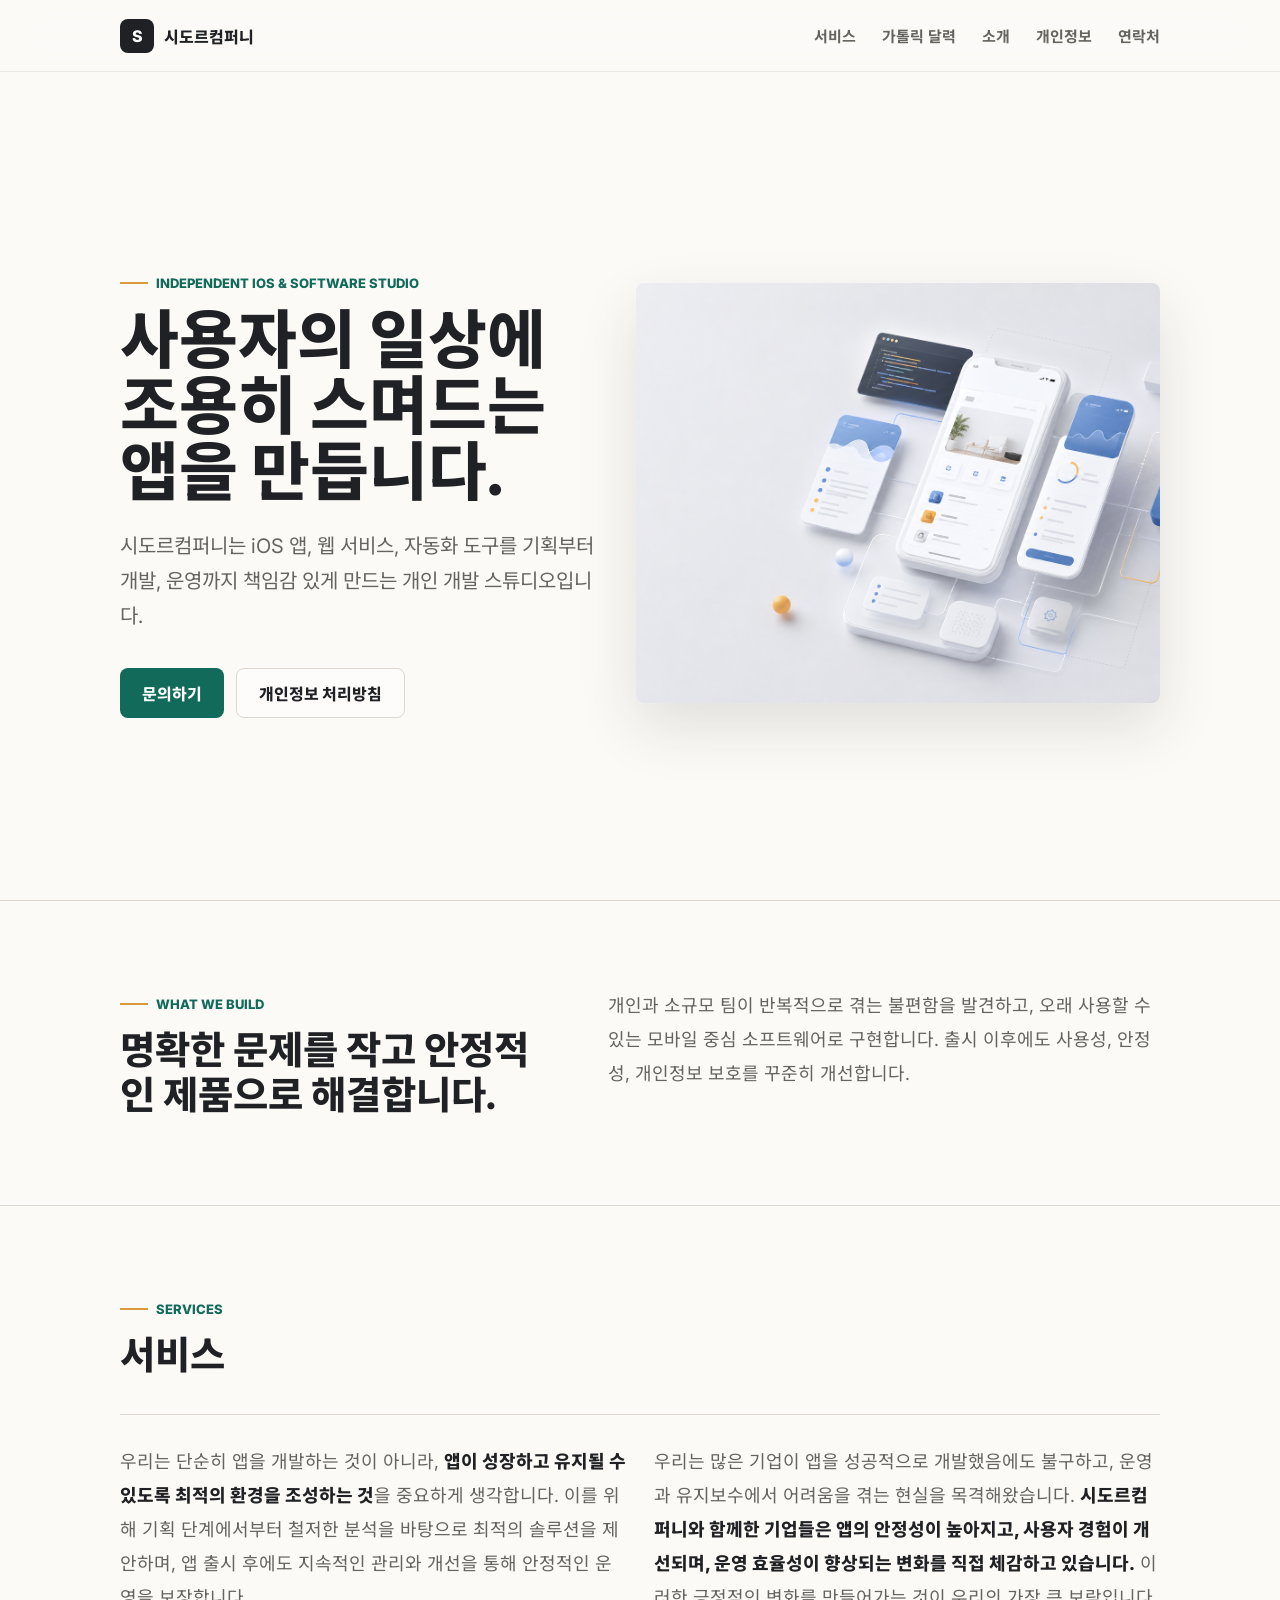
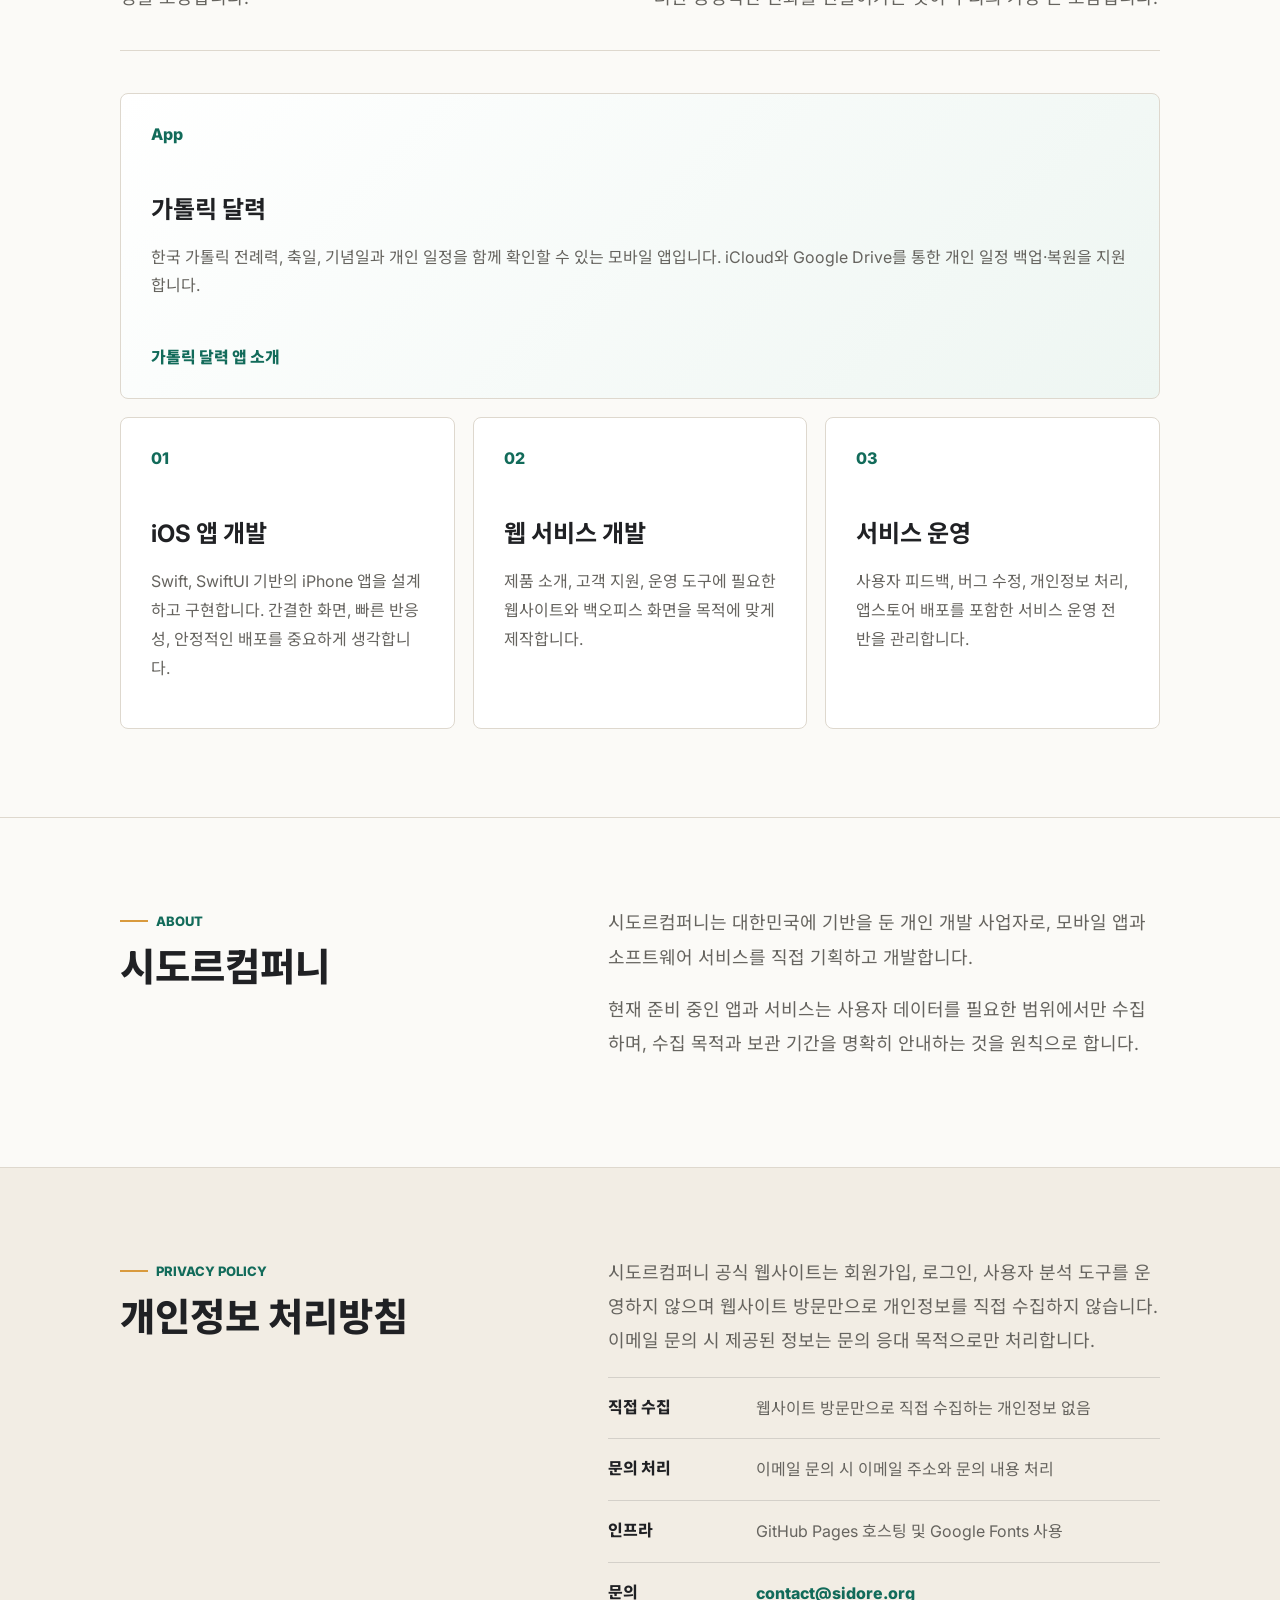
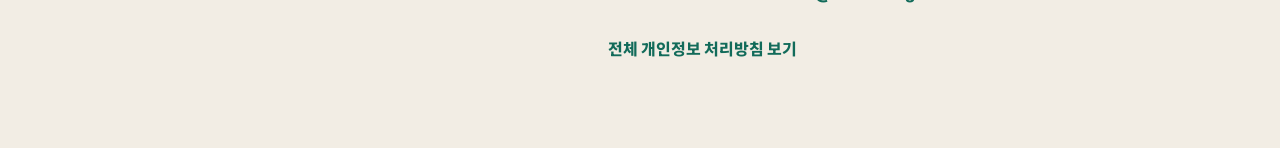
<file: index.html>
<!doctype html>
<html lang="ko">
  <head>
    <meta charset="utf-8">
    <meta name="viewport" content="width=device-width, initial-scale=1">
    <meta
      name="description"
      content="시도르컴퍼니는 iOS 앱과 소프트웨어 서비스를 기획, 개발, 운영하는 개인 개발 사업자입니다."
    >
    <meta property="og:type" content="website">
    <meta property="og:title" content="시도르컴퍼니 | iOS App & Software Studio">
    <meta
      property="og:description"
      content="시도르컴퍼니는 iOS 앱과 소프트웨어 서비스를 기획, 개발, 운영하는 개인 개발 스튜디오입니다."
    >
    <meta property="og:image" content="assets/hero-software.png">
    <meta name="theme-color" content="#f7f4ee">
    <title>시도르컴퍼니 | iOS App & Software Studio</title>
    <link rel="icon" href="favicon.svg" type="image/svg+xml">
    <link rel="preconnect" href="https://fonts.googleapis.com">
    <link rel="preconnect" href="https://fonts.gstatic.com" crossorigin>
    <link
      href="https://fonts.googleapis.com/css2?family=Inter:wght@500;600;700;800&family=Noto+Sans+KR:wght@400;500;700;800&display=swap"
      rel="stylesheet"
    >
    <link rel="stylesheet" href="styles.css">
  </head>
  <body>
    <header class="site-header">
      <a class="brand" href="#top" aria-label="시도르컴퍼니 홈">
        <span class="brand-mark">S</span>
        <span>시도르컴퍼니</span>
      </a>
      <nav class="site-nav" aria-label="주요 메뉴">
        <a href="#services">서비스</a>
        <a href="catholic-calendar.html">가톨릭 달력</a>
        <a href="#about">소개</a>
        <a href="privacy.html">개인정보</a>
        <a href="mailto:contact@sidore.org">연락처</a>
      </nav>
    </header>

    <main id="top">
      <section class="hero" aria-labelledby="hero-title">
        <div class="hero-copy">
          <p class="eyebrow">Independent iOS & Software Studio</p>
          <h1 id="hero-title">사용자의 일상에 조용히 스며드는 앱을 만듭니다.</h1>
          <p class="hero-text">
            시도르컴퍼니는 iOS 앱, 웹 서비스, 자동화 도구를 기획부터 개발,
            운영까지 책임감 있게 만드는 개인 개발 스튜디오입니다.
          </p>
          <div class="hero-actions">
            <a class="primary-action" href="mailto:contact@sidore.org">문의하기</a>
            <a class="secondary-action" href="privacy.html">개인정보 처리방침</a>
          </div>
        </div>
        <figure class="hero-visual">
          <img src="assets/hero-software.png" alt="모바일 앱 화면과 소프트웨어 개발 흐름을 표현한 시각 이미지">
        </figure>
      </section>

      <section class="section intro" aria-label="회사 핵심 정보">
        <div>
          <span class="section-kicker">What we build</span>
          <h2>명확한 문제를 작고 안정적인 제품으로 해결합니다.</h2>
        </div>
        <p>
          개인과 소규모 팀이 반복적으로 겪는 불편함을 발견하고, 오래 사용할 수
          있는 모바일 중심 소프트웨어로 구현합니다. 출시 이후에도 사용성,
          안정성, 개인정보 보호를 꾸준히 개선합니다.
        </p>
      </section>

      <section class="section service-grid" id="services" aria-labelledby="services-title">
        <div class="section-heading">
          <span class="section-kicker">Services</span>
          <h2 id="services-title">서비스</h2>
        </div>
        <div class="service-narrative">
          <p>
            우리는 단순히 앱을 개발하는 것이 아니라, <strong>앱이 성장하고
            유지될 수 있도록 최적의 환경을 조성하는 것</strong>을 중요하게
            생각합니다. 이를 위해 기획 단계에서부터 철저한 분석을 바탕으로
            최적의 솔루션을 제안하며, 앱 출시 후에도 지속적인 관리와 개선을
            통해 안정적인 운영을 보장합니다.
          </p>
          <p>
            우리는 많은 기업이 앱을 성공적으로 개발했음에도 불구하고, 운영과
            유지보수에서 어려움을 겪는 현실을 목격해왔습니다. <strong>시도르컴퍼니와
            함께한 기업들은 앱의 안정성이 높아지고, 사용자 경험이 개선되며,
            운영 효율성이 향상되는 변화를 직접 체감하고 있습니다.</strong> 이러한
            긍정적인 변화를 만들어가는 것이 우리의 가장 큰 보람입니다.
          </p>
        </div>
        <article class="service-card featured-service">
          <span class="card-index">App</span>
          <h3>가톨릭 달력</h3>
          <p>
            한국 가톨릭 전례력, 축일, 기념일과 개인 일정을 함께 확인할 수 있는
            모바일 앱입니다. iCloud와 Google Drive를 통한 개인 일정 백업·복원을
            지원합니다.
          </p>
          <a class="text-link" href="catholic-calendar.html">가톨릭 달력 앱 소개</a>
        </article>
        <article class="service-card">
          <span class="card-index">01</span>
          <h3>iOS 앱 개발</h3>
          <p>
            Swift, SwiftUI 기반의 iPhone 앱을 설계하고 구현합니다. 간결한 화면,
            빠른 반응성, 안정적인 배포를 중요하게 생각합니다.
          </p>
        </article>
        <article class="service-card">
          <span class="card-index">02</span>
          <h3>웹 서비스 개발</h3>
          <p>
            제품 소개, 고객 지원, 운영 도구에 필요한 웹사이트와 백오피스 화면을
            목적에 맞게 제작합니다.
          </p>
        </article>
        <article class="service-card">
          <span class="card-index">03</span>
          <h3>서비스 운영</h3>
          <p>
            사용자 피드백, 버그 수정, 개인정보 처리, 앱스토어 배포를 포함한
            서비스 운영 전반을 관리합니다.
          </p>
        </article>
      </section>

      <section class="section split" id="about" aria-labelledby="about-title">
        <div>
          <span class="section-kicker">About</span>
          <h2 id="about-title">시도르컴퍼니</h2>
        </div>
        <div class="body-copy">
          <p>
            시도르컴퍼니는 대한민국에 기반을 둔 개인 개발 사업자로, 모바일 앱과
            소프트웨어 서비스를 직접 기획하고 개발합니다.
          </p>
          <p>
            현재 준비 중인 앱과 서비스는 사용자 데이터를 필요한 범위에서만
            수집하며, 수집 목적과 보관 기간을 명확히 안내하는 것을 원칙으로
            합니다.
          </p>
        </div>
      </section>

      <section class="section split muted-band" id="privacy" aria-labelledby="privacy-title">
        <div>
          <span class="section-kicker">Privacy Policy</span>
          <h2 id="privacy-title">개인정보 처리방침</h2>
        </div>
        <div class="body-copy">
          <p>
            시도르컴퍼니 공식 웹사이트는 회원가입, 로그인, 사용자 분석 도구를
            운영하지 않으며 웹사이트 방문만으로 개인정보를 직접 수집하지 않습니다.
            이메일 문의 시 제공된 정보는 문의 응대 목적으로만 처리합니다.
          </p>
          <dl class="policy-list">
            <div>
              <dt>직접 수집</dt>
              <dd>웹사이트 방문만으로 직접 수집하는 개인정보 없음</dd>
            </div>
            <div>
              <dt>문의 처리</dt>
              <dd>이메일 문의 시 이메일 주소와 문의 내용 처리</dd>
            </div>
            <div>
              <dt>인프라</dt>
              <dd>GitHub Pages 호스팅 및 Google Fonts 사용</dd>
            </div>
            <div>
              <dt>문의</dt>
              <dd><a href="mailto:contact@sidore.org">contact@sidore.org</a></dd>
            </div>
          </dl>
          <a class="text-link" href="privacy.html">전체 개인정보 처리방침 보기</a>
        </div>
      </section>

    </main>

  </body>
</html>
</file>
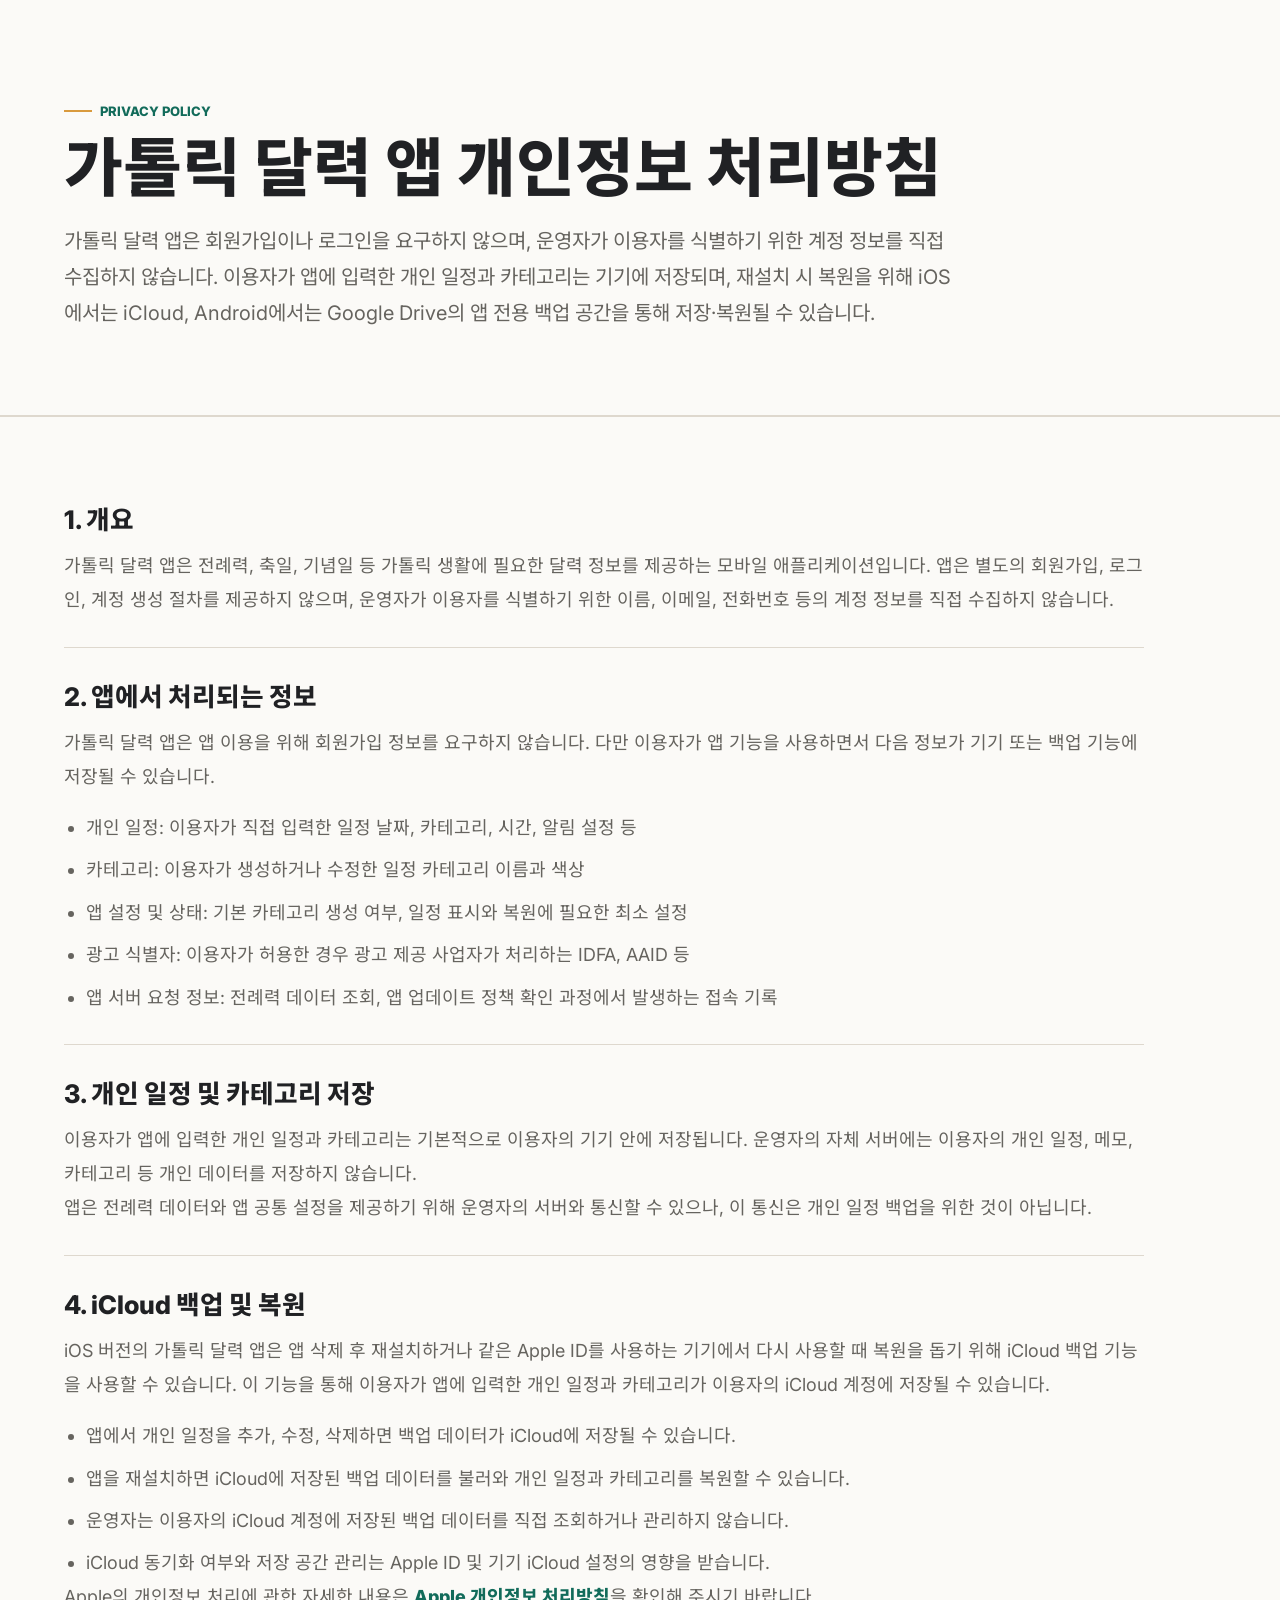
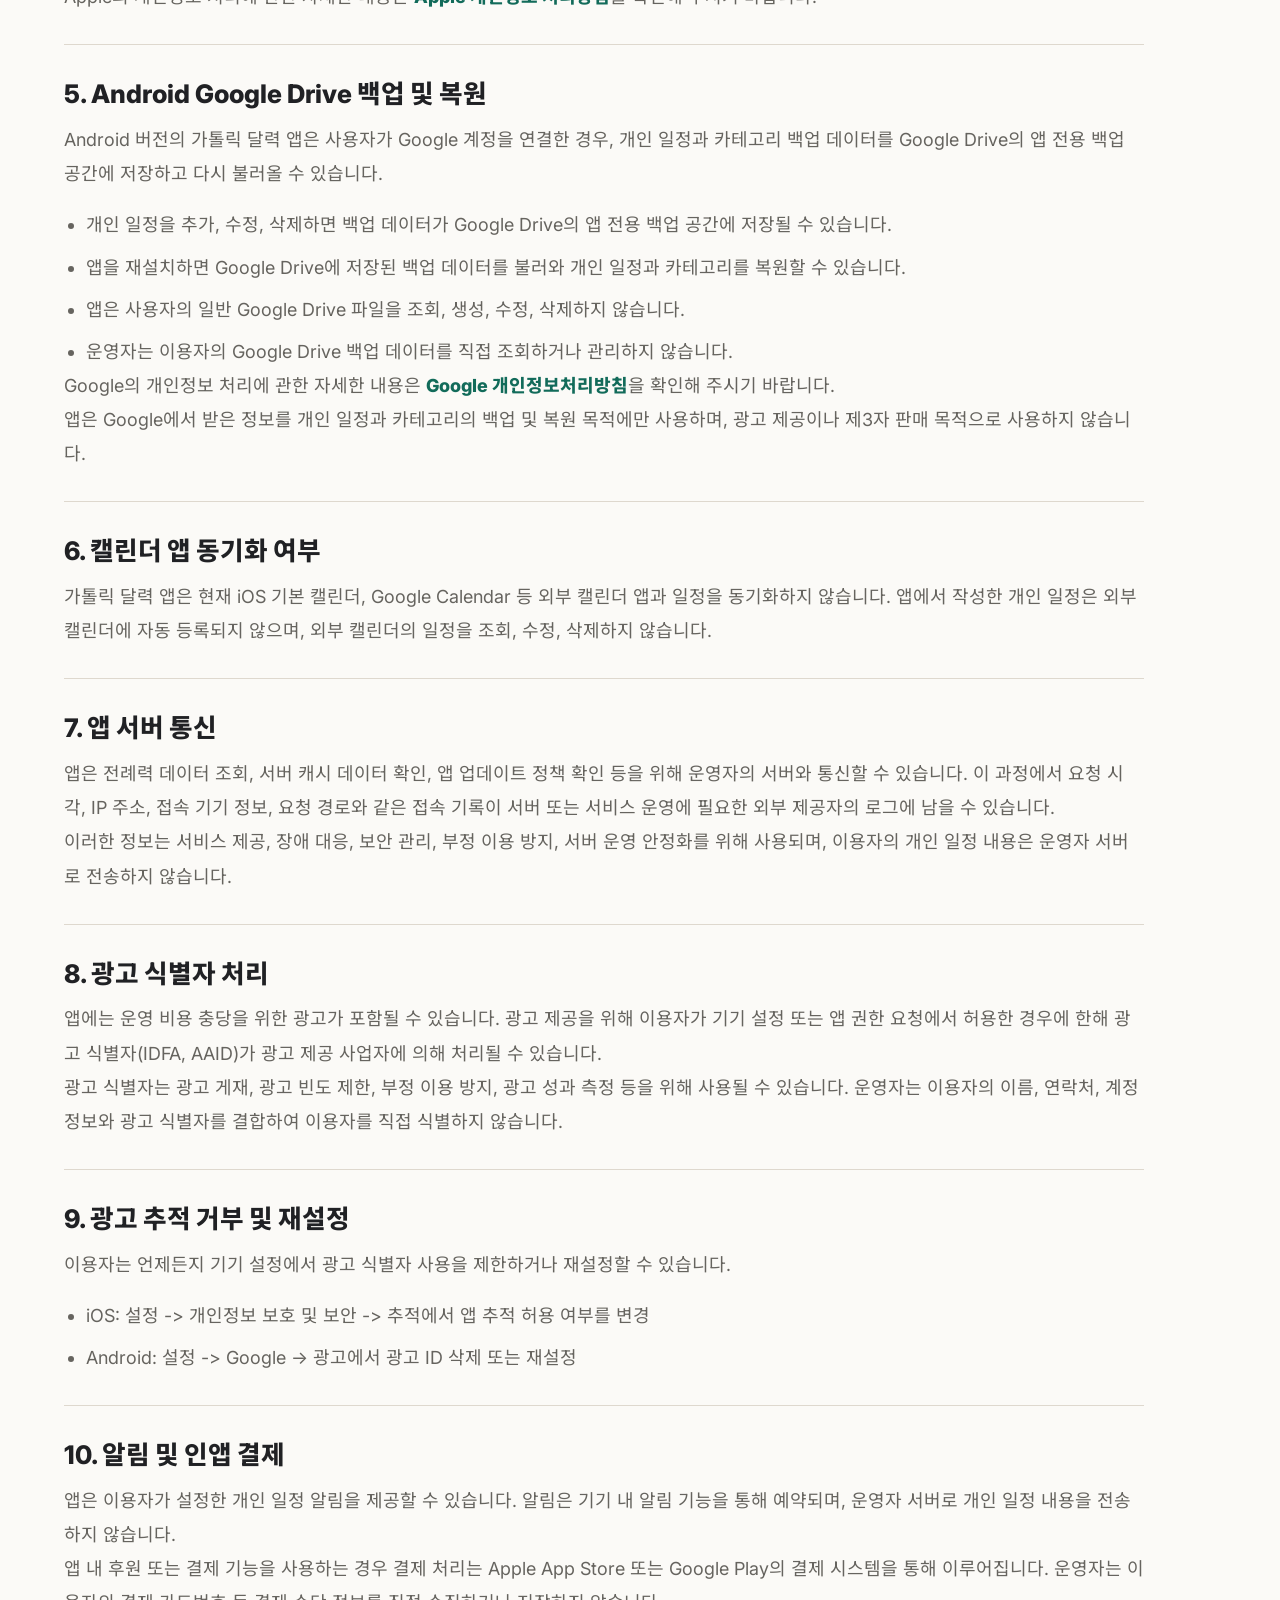
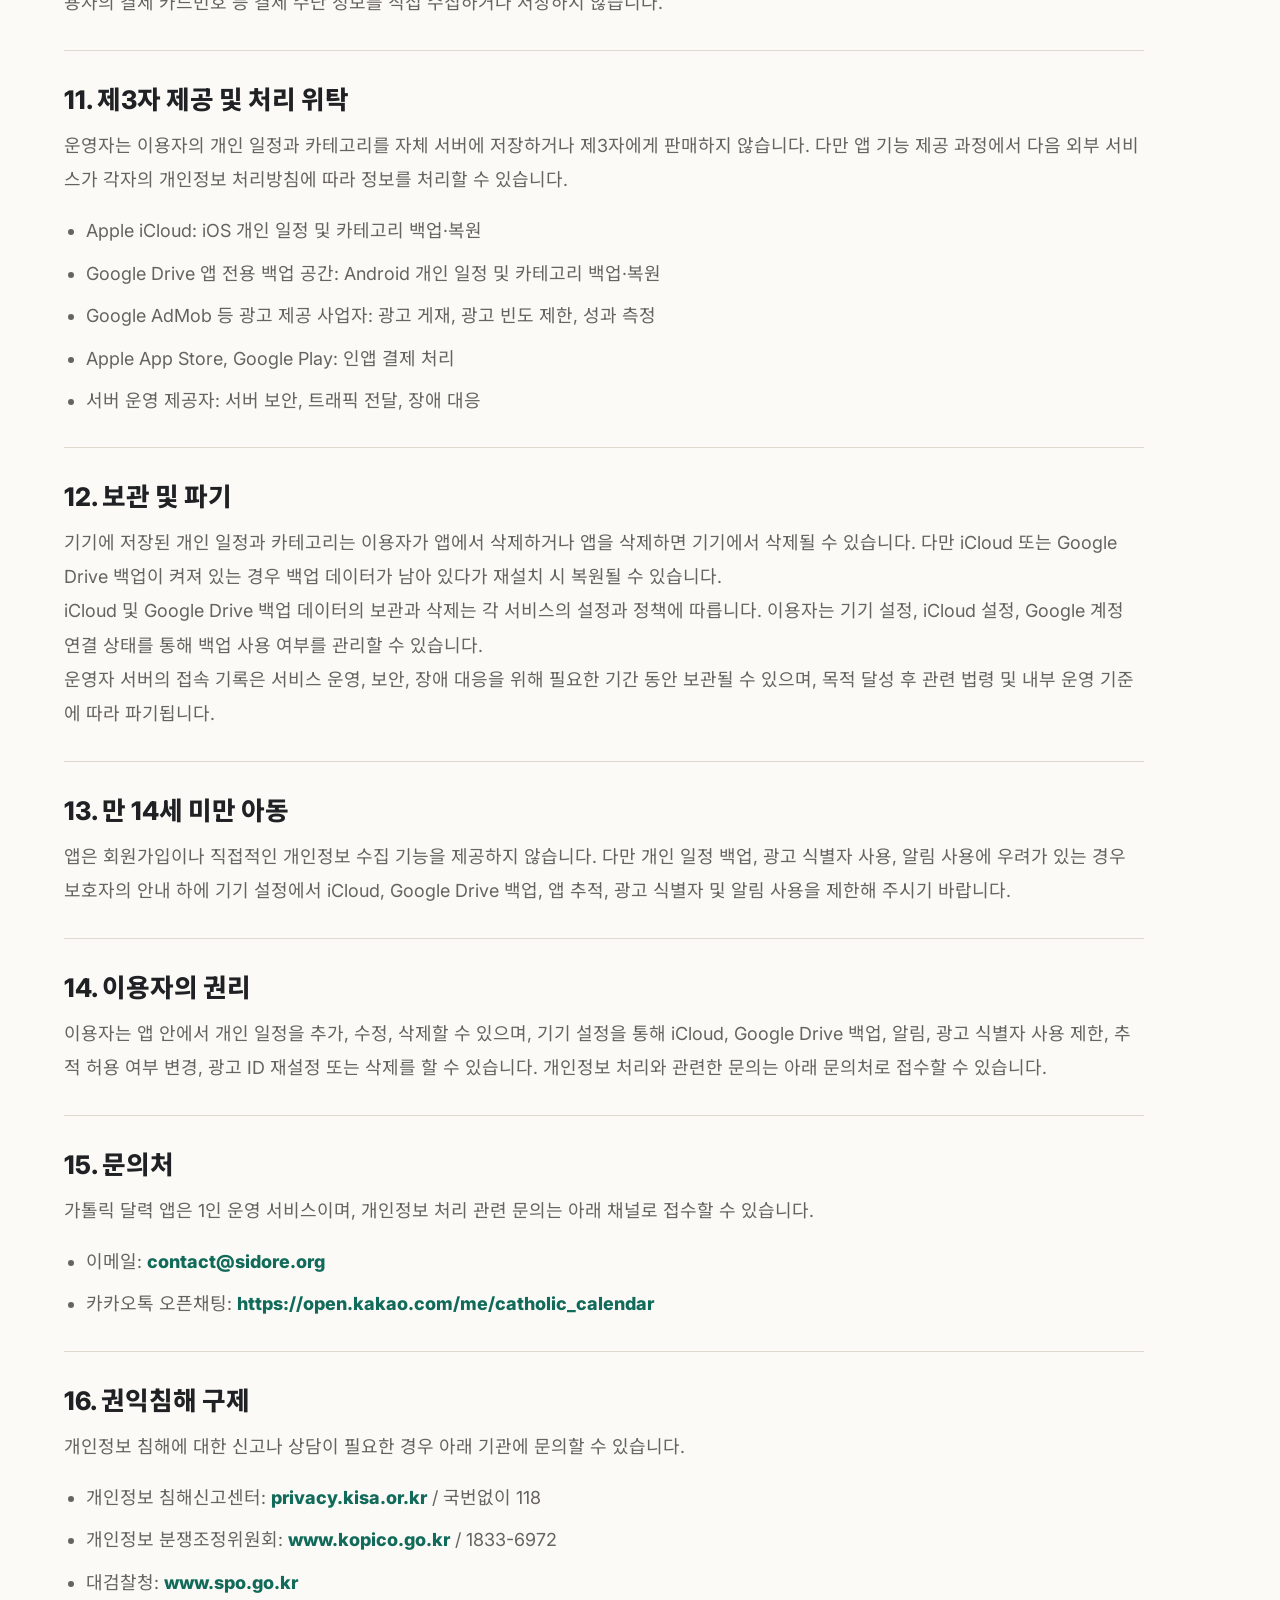
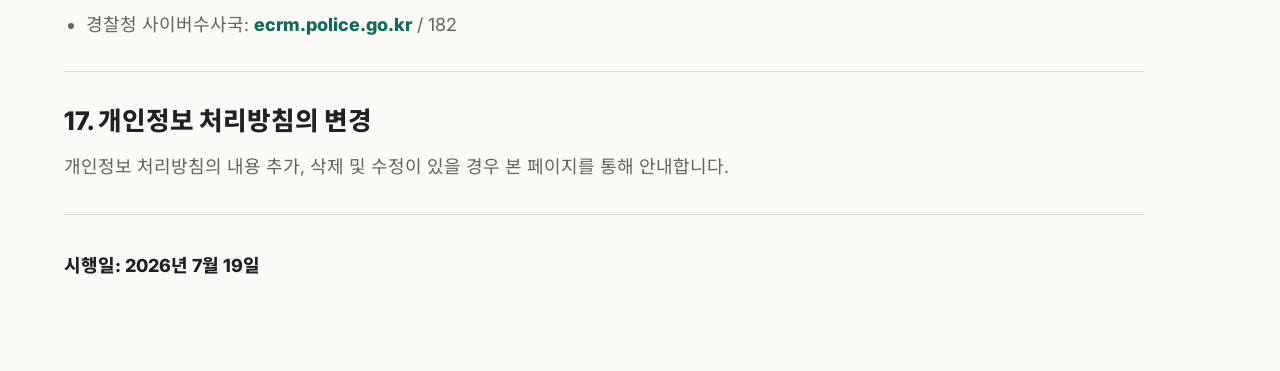
<file: catholic-calendar-privacy.html>
<!doctype html>
<html lang="ko">
  <head>
    <meta charset="utf-8">
    <meta name="viewport" content="width=device-width, initial-scale=1">
    <meta
      name="description"
      content="가톨릭 달력 앱 개인정보 처리방침입니다. 개인 일정 저장, iCloud 및 Google Drive 앱 전용 백업, 앱 서버 통신, 광고 식별자 처리, 문의처를 안내합니다."
    >
    <meta property="og:type" content="website">
    <meta property="og:title" content="가톨릭 달력 앱 개인정보 처리방침">
    <meta
      property="og:description"
      content="가톨릭 달력 앱의 개인 일정 저장, iCloud 및 Google Drive 앱 전용 백업, 광고 식별자 처리, 이용자 권리 및 문의처 안내입니다."
    >
    <meta name="theme-color" content="#f7f4ee">
    <title>개인정보 처리방침 | 가톨릭 달력 앱</title>
    <link rel="preconnect" href="https://fonts.googleapis.com">
    <link rel="preconnect" href="https://fonts.gstatic.com" crossorigin>
    <link
      href="https://fonts.googleapis.com/css2?family=Inter:wght@500;600;700;800&family=Noto+Sans+KR:wght@400;500;700;800&display=swap"
      rel="stylesheet"
    >
    <link rel="stylesheet" href="styles.css">
  </head>
  <body class="privacy-page app-policy-page">
    <main>
      <section class="page-hero" aria-labelledby="privacy-title">
        <span class="eyebrow">Privacy Policy</span>
        <h1 id="privacy-title">가톨릭 달력 앱 개인정보 처리방침</h1>
        <p>
          가톨릭 달력 앱은 회원가입이나 로그인을 요구하지 않으며, 운영자가
          이용자를 식별하기 위한 계정 정보를 직접 수집하지 않습니다. 이용자가
          앱에 입력한 개인 일정과 카테고리는 기기에 저장되며, 재설치 시 복원을
          위해 iOS에서는 iCloud, Android에서는 Google Drive의 앱 전용 백업 공간을
          통해 저장·복원될 수 있습니다.
        </p>
      </section>

      <section class="section policy-document" aria-label="개인정보 처리방침 본문">
        <article>
          <h2>1. 개요</h2>
          <p>
            가톨릭 달력 앱은 전례력, 축일, 기념일 등 가톨릭 생활에 필요한 달력
            정보를 제공하는 모바일 애플리케이션입니다. 앱은 별도의 회원가입,
            로그인, 계정 생성 절차를 제공하지 않으며, 운영자가 이용자를 식별하기
            위한 이름, 이메일, 전화번호 등의 계정 정보를 직접 수집하지 않습니다.
          </p>
        </article>

        <article>
          <h2>2. 앱에서 처리되는 정보</h2>
          <p>
            가톨릭 달력 앱은 앱 이용을 위해 회원가입 정보를 요구하지 않습니다.
            다만 이용자가 앱 기능을 사용하면서 다음 정보가 기기 또는 백업 기능에
            저장될 수 있습니다.
          </p>
          <ul>
            <li>개인 일정: 이용자가 직접 입력한 일정 날짜, 카테고리, 시간, 알림 설정 등</li>
            <li>카테고리: 이용자가 생성하거나 수정한 일정 카테고리 이름과 색상</li>
            <li>앱 설정 및 상태: 기본 카테고리 생성 여부, 일정 표시와 복원에 필요한 최소 설정</li>
            <li>광고 식별자: 이용자가 허용한 경우 광고 제공 사업자가 처리하는 IDFA, AAID 등</li>
            <li>앱 서버 요청 정보: 전례력 데이터 조회, 앱 업데이트 정책 확인 과정에서 발생하는 접속 기록</li>
          </ul>
        </article>

        <article>
          <h2>3. 개인 일정 및 카테고리 저장</h2>
          <p>
            이용자가 앱에 입력한 개인 일정과 카테고리는 기본적으로 이용자의
            기기 안에 저장됩니다. 운영자의 자체 서버에는 이용자의 개인 일정,
            메모, 카테고리 등 개인 데이터를 저장하지 않습니다.
          </p>
          <p>
            앱은 전례력 데이터와 앱 공통 설정을 제공하기 위해 운영자의 서버와
            통신할 수 있으나, 이 통신은 개인 일정 백업을 위한 것이 아닙니다.
          </p>
        </article>

        <article>
          <h2>4. iCloud 백업 및 복원</h2>
          <p>
            iOS 버전의 가톨릭 달력 앱은 앱 삭제 후 재설치하거나 같은 Apple ID를
            사용하는 기기에서 다시 사용할 때 복원을 돕기 위해 iCloud 백업 기능을
            사용할 수 있습니다. 이 기능을 통해 이용자가 앱에 입력한 개인 일정과
            카테고리가 이용자의 iCloud 계정에 저장될 수 있습니다.
          </p>
          <ul>
            <li>앱에서 개인 일정을 추가, 수정, 삭제하면 백업 데이터가 iCloud에 저장될 수 있습니다.</li>
            <li>앱을 재설치하면 iCloud에 저장된 백업 데이터를 불러와 개인 일정과 카테고리를 복원할 수 있습니다.</li>
            <li>운영자는 이용자의 iCloud 계정에 저장된 백업 데이터를 직접 조회하거나 관리하지 않습니다.</li>
            <li>iCloud 동기화 여부와 저장 공간 관리는 Apple ID 및 기기 iCloud 설정의 영향을 받습니다.</li>
          </ul>
          <p>
            Apple의 개인정보 처리에 관한 자세한 내용은
            <a href="https://www.apple.com/legal/privacy/">Apple 개인정보 처리방침</a>을
            확인해 주시기 바랍니다.
          </p>
        </article>

        <article>
          <h2>5. Android Google Drive 백업 및 복원</h2>
          <p>
            Android 버전의 가톨릭 달력 앱은 사용자가 Google 계정을 연결한 경우,
            개인 일정과 카테고리 백업 데이터를 Google Drive의 앱 전용 백업 공간에
            저장하고 다시 불러올 수 있습니다.
          </p>
          <ul>
            <li>개인 일정을 추가, 수정, 삭제하면 백업 데이터가 Google Drive의 앱 전용 백업 공간에 저장될 수 있습니다.</li>
            <li>앱을 재설치하면 Google Drive에 저장된 백업 데이터를 불러와 개인 일정과 카테고리를 복원할 수 있습니다.</li>
            <li>앱은 사용자의 일반 Google Drive 파일을 조회, 생성, 수정, 삭제하지 않습니다.</li>
            <li>운영자는 이용자의 Google Drive 백업 데이터를 직접 조회하거나 관리하지 않습니다.</li>
          </ul>
          <p>
            Google의 개인정보 처리에 관한 자세한 내용은
            <a href="https://policies.google.com/privacy">Google 개인정보처리방침</a>을
            확인해 주시기 바랍니다.
          </p>
          <p>
            앱은 Google에서 받은 정보를 개인 일정과 카테고리의 백업 및 복원 목적에만
            사용하며, 광고 제공이나 제3자 판매 목적으로 사용하지 않습니다.
          </p>
        </article>

        <article>
          <h2>6. 캘린더 앱 동기화 여부</h2>
          <p>
            가톨릭 달력 앱은 현재 iOS 기본 캘린더, Google Calendar 등 외부
            캘린더 앱과 일정을 동기화하지 않습니다. 앱에서 작성한 개인 일정은
            외부 캘린더에 자동 등록되지 않으며, 외부 캘린더의 일정을 조회, 수정,
            삭제하지 않습니다.
          </p>
        </article>

        <article>
          <h2>7. 앱 서버 통신</h2>
          <p>
            앱은 전례력 데이터 조회, 서버 캐시 데이터 확인, 앱 업데이트 정책 확인
            등을 위해 운영자의 서버와 통신할 수 있습니다. 이 과정에서 요청 시각,
            IP 주소, 접속 기기 정보, 요청 경로와 같은 접속 기록이 서버 또는
            서비스 운영에 필요한 외부 제공자의 로그에 남을 수 있습니다.
          </p>
          <p>
            이러한 정보는 서비스 제공, 장애 대응, 보안 관리, 부정 이용 방지,
            서버 운영 안정화를 위해 사용되며, 이용자의 개인 일정 내용은 운영자
            서버로 전송하지 않습니다.
          </p>
        </article>

        <article>
          <h2>8. 광고 식별자 처리</h2>
          <p>
            앱에는 운영 비용 충당을 위한 광고가 포함될 수 있습니다. 광고 제공을
            위해 이용자가 기기 설정 또는 앱 권한 요청에서 허용한 경우에 한해
            광고 식별자(IDFA, AAID)가 광고 제공 사업자에 의해 처리될 수 있습니다.
          </p>
          <p>
            광고 식별자는 광고 게재, 광고 빈도 제한, 부정 이용 방지, 광고 성과
            측정 등을 위해 사용될 수 있습니다. 운영자는 이용자의 이름, 연락처,
            계정 정보와 광고 식별자를 결합하여 이용자를 직접 식별하지 않습니다.
          </p>
        </article>

        <article>
          <h2>9. 광고 추적 거부 및 재설정</h2>
          <p>
            이용자는 언제든지 기기 설정에서 광고 식별자 사용을 제한하거나 재설정할
            수 있습니다.
          </p>
          <ul>
            <li>iOS: 설정 -> 개인정보 보호 및 보안 -> 추적에서 앱 추적 허용 여부를 변경</li>
            <li>Android: 설정 -> Google -> 광고에서 광고 ID 삭제 또는 재설정</li>
          </ul>
        </article>

        <article>
          <h2>10. 알림 및 인앱 결제</h2>
          <p>
            앱은 이용자가 설정한 개인 일정 알림을 제공할 수 있습니다. 알림은
            기기 내 알림 기능을 통해 예약되며, 운영자 서버로 개인 일정 내용을
            전송하지 않습니다.
          </p>
          <p>
            앱 내 후원 또는 결제 기능을 사용하는 경우 결제 처리는 Apple App Store
            또는 Google Play의 결제 시스템을 통해 이루어집니다. 운영자는 이용자의
            결제 카드번호 등 결제 수단 정보를 직접 수집하거나 저장하지 않습니다.
          </p>
        </article>

        <article>
          <h2>11. 제3자 제공 및 처리 위탁</h2>
          <p>
            운영자는 이용자의 개인 일정과 카테고리를 자체 서버에 저장하거나
            제3자에게 판매하지 않습니다. 다만 앱 기능 제공 과정에서 다음 외부
            서비스가 각자의 개인정보 처리방침에 따라 정보를 처리할 수 있습니다.
          </p>
          <ul>
            <li>Apple iCloud: iOS 개인 일정 및 카테고리 백업·복원</li>
            <li>Google Drive 앱 전용 백업 공간: Android 개인 일정 및 카테고리 백업·복원</li>
            <li>Google AdMob 등 광고 제공 사업자: 광고 게재, 광고 빈도 제한, 성과 측정</li>
            <li>Apple App Store, Google Play: 인앱 결제 처리</li>
            <li>서버 운영 제공자: 서버 보안, 트래픽 전달, 장애 대응</li>
          </ul>
        </article>

        <article>
          <h2>12. 보관 및 파기</h2>
          <p>
            기기에 저장된 개인 일정과 카테고리는 이용자가 앱에서 삭제하거나 앱을
            삭제하면 기기에서 삭제될 수 있습니다. 다만 iCloud 또는 Google Drive 백업이
            켜져 있는 경우 백업 데이터가 남아 있다가 재설치 시 복원될 수
            있습니다.
          </p>
          <p>
            iCloud 및 Google Drive 백업 데이터의 보관과 삭제는 각 서비스의 설정과
            정책에 따릅니다. 이용자는 기기 설정, iCloud 설정, Google 계정 연결 상태를
            통해 백업 사용 여부를 관리할 수 있습니다.
          </p>
          <p>
            운영자 서버의 접속 기록은 서비스 운영, 보안, 장애 대응을 위해 필요한
            기간 동안 보관될 수 있으며, 목적 달성 후 관련 법령 및 내부 운영
            기준에 따라 파기됩니다.
          </p>
        </article>

        <article>
          <h2>13. 만 14세 미만 아동</h2>
          <p>
            앱은 회원가입이나 직접적인 개인정보 수집 기능을 제공하지 않습니다.
            다만 개인 일정 백업, 광고 식별자 사용, 알림 사용에 우려가 있는 경우
            보호자의 안내 하에 기기 설정에서 iCloud, Google Drive 백업, 앱 추적,
            광고 식별자 및 알림 사용을 제한해 주시기 바랍니다.
          </p>
        </article>

        <article>
          <h2>14. 이용자의 권리</h2>
          <p>
            이용자는 앱 안에서 개인 일정을 추가, 수정, 삭제할 수 있으며, 기기
            설정을 통해 iCloud, Google Drive 백업, 알림, 광고 식별자 사용 제한, 추적
            허용 여부 변경, 광고 ID 재설정 또는 삭제를 할 수 있습니다.
            개인정보 처리와 관련한 문의는 아래 문의처로 접수할 수 있습니다.
          </p>
        </article>

        <article>
          <h2>15. 문의처</h2>
          <p>
            가톨릭 달력 앱은 1인 운영 서비스이며, 개인정보 처리 관련 문의는 아래
            채널로 접수할 수 있습니다.
          </p>
          <ul>
            <li>이메일: <a href="mailto:contact@sidore.org">contact@sidore.org</a></li>
            <li>카카오톡 오픈채팅: <a href="https://open.kakao.com/me/catholic_calendar">https://open.kakao.com/me/catholic_calendar</a></li>
          </ul>
        </article>

        <article>
          <h2>16. 권익침해 구제</h2>
          <p>
            개인정보 침해에 대한 신고나 상담이 필요한 경우 아래 기관에 문의할 수
            있습니다.
          </p>
          <ul>
            <li>개인정보 침해신고센터: <a href="https://privacy.kisa.or.kr">privacy.kisa.or.kr</a> / 국번없이 118</li>
            <li>개인정보 분쟁조정위원회: <a href="https://www.kopico.go.kr">www.kopico.go.kr</a> / 1833-6972</li>
            <li>대검찰청: <a href="https://www.spo.go.kr">www.spo.go.kr</a></li>
            <li>경찰청 사이버수사국: <a href="https://ecrm.police.go.kr">ecrm.police.go.kr</a> / 182</li>
          </ul>
        </article>

        <article>
          <h2>17. 개인정보 처리방침의 변경</h2>
          <p>
            개인정보 처리방침의 내용 추가, 삭제 및 수정이 있을 경우 본 페이지를
            통해 안내합니다.
          </p>
        </article>

        <p class="effective-date">시행일: 2026년 7월 19일</p>
      </section>
    </main>
  </body>
</html>
</file>
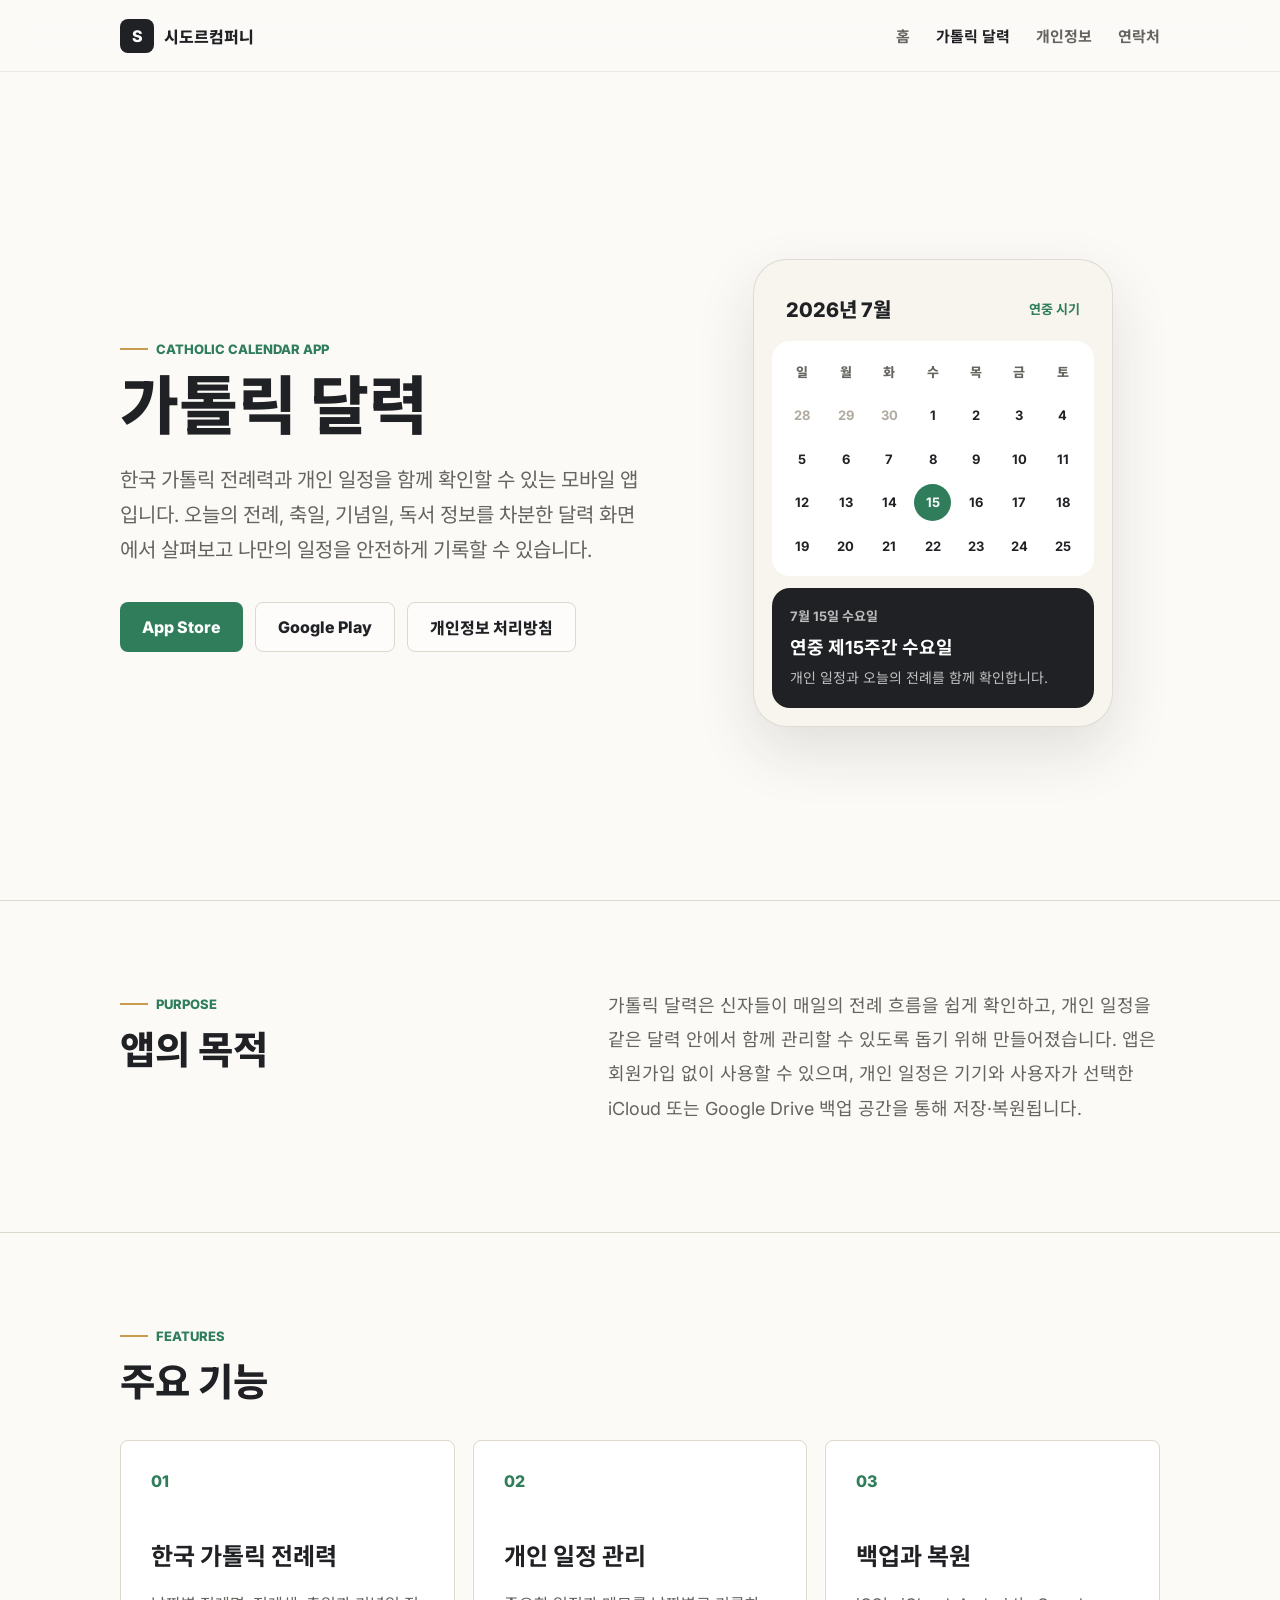
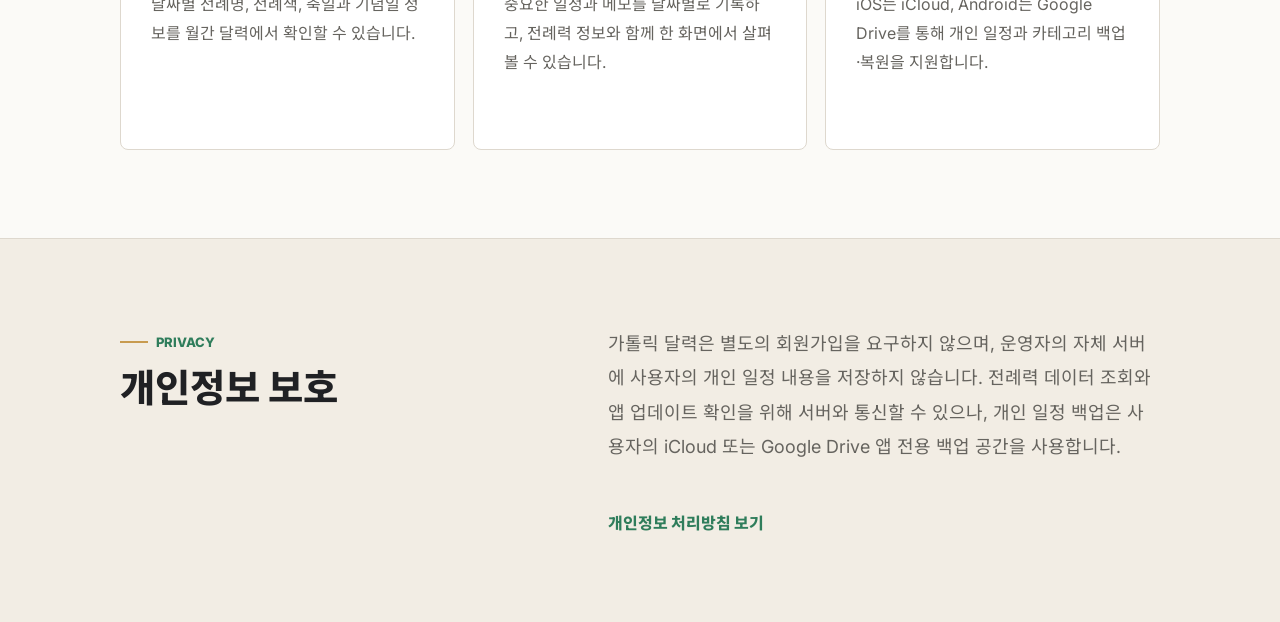
<file: catholic-calendar.html>
<!doctype html>
<html lang="ko">
  <head>
    <meta charset="utf-8">
    <meta name="viewport" content="width=device-width, initial-scale=1">
    <meta
      name="description"
      content="가톨릭 달력은 한국 가톨릭 전례력과 개인 일정을 함께 확인할 수 있는 모바일 앱입니다."
    >
    <meta property="og:type" content="website">
    <meta property="og:title" content="가톨릭 달력 | 한국 가톨릭 전례력 앱">
    <meta
      property="og:description"
      content="가톨릭 달력은 전례력, 축일, 기념일, 개인 일정을 한 화면에서 확인할 수 있도록 돕는 모바일 앱입니다."
    >
    <meta name="theme-color" content="#f7f4ee">
    <title>가톨릭 달력 | 시도르컴퍼니</title>
    <link rel="icon" href="favicon.svg" type="image/svg+xml">
    <link rel="preconnect" href="https://fonts.googleapis.com">
    <link rel="preconnect" href="https://fonts.gstatic.com" crossorigin>
    <link
      href="https://fonts.googleapis.com/css2?family=Inter:wght@500;600;700;800&family=Noto+Sans+KR:wght@400;500;700;800&display=swap"
      rel="stylesheet"
    >
    <link rel="stylesheet" href="styles.css">
  </head>
  <body class="catholic-calendar-page">
    <header class="site-header">
      <a class="brand" href="index.html" aria-label="시도르컴퍼니 홈">
        <span class="brand-mark">S</span>
        <span>시도르컴퍼니</span>
      </a>
      <nav class="site-nav" aria-label="주요 메뉴">
        <a href="index.html">홈</a>
        <a href="catholic-calendar.html" aria-current="page">가톨릭 달력</a>
        <a href="catholic-calendar-privacy.html">개인정보</a>
        <a href="mailto:contact@sidore.org">연락처</a>
      </nav>
    </header>

    <main>
      <section class="app-hero" aria-labelledby="app-title">
        <div class="app-hero-copy">
          <p class="eyebrow">Catholic Calendar App</p>
          <h1 id="app-title">가톨릭 달력</h1>
          <p class="hero-text">
            한국 가톨릭 전례력과 개인 일정을 함께 확인할 수 있는 모바일 앱입니다.
            오늘의 전례, 축일, 기념일, 독서 정보를 차분한 달력 화면에서 살펴보고
            나만의 일정을 안전하게 기록할 수 있습니다.
          </p>
          <div class="hero-actions">
            <a class="primary-action" href="https://apps.apple.com/app/id6791044471">App Store</a>
            <a class="secondary-action" href="https://play.google.com/store/apps/details?id=com.sidore.catholiccalendar">Google Play</a>
            <a class="secondary-action" href="catholic-calendar-privacy.html">개인정보 처리방침</a>
          </div>
        </div>

        <div class="phone-preview" aria-label="가톨릭 달력 앱 화면 예시">
          <div class="phone-shell">
            <div class="phone-top">
              <span>2026년 7월</span>
              <strong>연중 시기</strong>
            </div>
            <div class="calendar-preview-grid" aria-hidden="true">
              <span>일</span><span>월</span><span>화</span><span>수</span><span>목</span><span>금</span><span>토</span>
              <b class="muted">28</b><b class="muted">29</b><b class="muted">30</b><b>1</b><b>2</b><b>3</b><b>4</b>
              <b>5</b><b>6</b><b>7</b><b>8</b><b>9</b><b>10</b><b>11</b>
              <b>12</b><b>13</b><b>14</b><b class="active">15</b><b>16</b><b>17</b><b>18</b>
              <b>19</b><b>20</b><b>21</b><b>22</b><b>23</b><b>24</b><b>25</b>
            </div>
            <div class="day-card">
              <span>7월 15일 수요일</span>
              <strong>연중 제15주간 수요일</strong>
              <p>개인 일정과 오늘의 전례를 함께 확인합니다.</p>
            </div>
          </div>
        </div>
      </section>

      <section class="section intro" aria-labelledby="purpose-title">
        <div>
          <span class="section-kicker">Purpose</span>
          <h2 id="purpose-title">앱의 목적</h2>
        </div>
        <p>
          가톨릭 달력은 신자들이 매일의 전례 흐름을 쉽게 확인하고, 개인 일정을
          같은 달력 안에서 함께 관리할 수 있도록 돕기 위해 만들어졌습니다.
          앱은 회원가입 없이 사용할 수 있으며, 개인 일정은 기기와 사용자가 선택한
          iCloud 또는 Google Drive 백업 공간을 통해 저장·복원됩니다.
        </p>
      </section>

      <section class="section service-grid" aria-labelledby="features-title">
        <div class="section-heading">
          <span class="section-kicker">Features</span>
          <h2 id="features-title">주요 기능</h2>
        </div>
        <article class="service-card">
          <span class="card-index">01</span>
          <h3>한국 가톨릭 전례력</h3>
          <p>
            날짜별 전례명, 전례색, 축일과 기념일 정보를 월간 달력에서 확인할 수
            있습니다.
          </p>
        </article>
        <article class="service-card">
          <span class="card-index">02</span>
          <h3>개인 일정 관리</h3>
          <p>
            중요한 일정과 메모를 날짜별로 기록하고, 전례력 정보와 함께 한 화면에서
            살펴볼 수 있습니다.
          </p>
        </article>
        <article class="service-card">
          <span class="card-index">03</span>
          <h3>백업과 복원</h3>
          <p>
            iOS는 iCloud, Android는 Google Drive를 통해 개인 일정과 카테고리
            백업·복원을 지원합니다.
          </p>
        </article>
      </section>

      <section class="section split muted-band" aria-labelledby="privacy-title">
        <div>
          <span class="section-kicker">Privacy</span>
          <h2 id="privacy-title">개인정보 보호</h2>
        </div>
        <div class="body-copy">
          <p>
            가톨릭 달력은 별도의 회원가입을 요구하지 않으며, 운영자의 자체 서버에
            사용자의 개인 일정 내용을 저장하지 않습니다. 전례력 데이터 조회와 앱
            업데이트 확인을 위해 서버와 통신할 수 있으나, 개인 일정 백업은 사용자의
            iCloud 또는 Google Drive 앱 전용 백업 공간을 사용합니다.
          </p>
          <a class="text-link" href="catholic-calendar-privacy.html">개인정보 처리방침 보기</a>
        </div>
      </section>
    </main>
  </body>
</html>
</file>
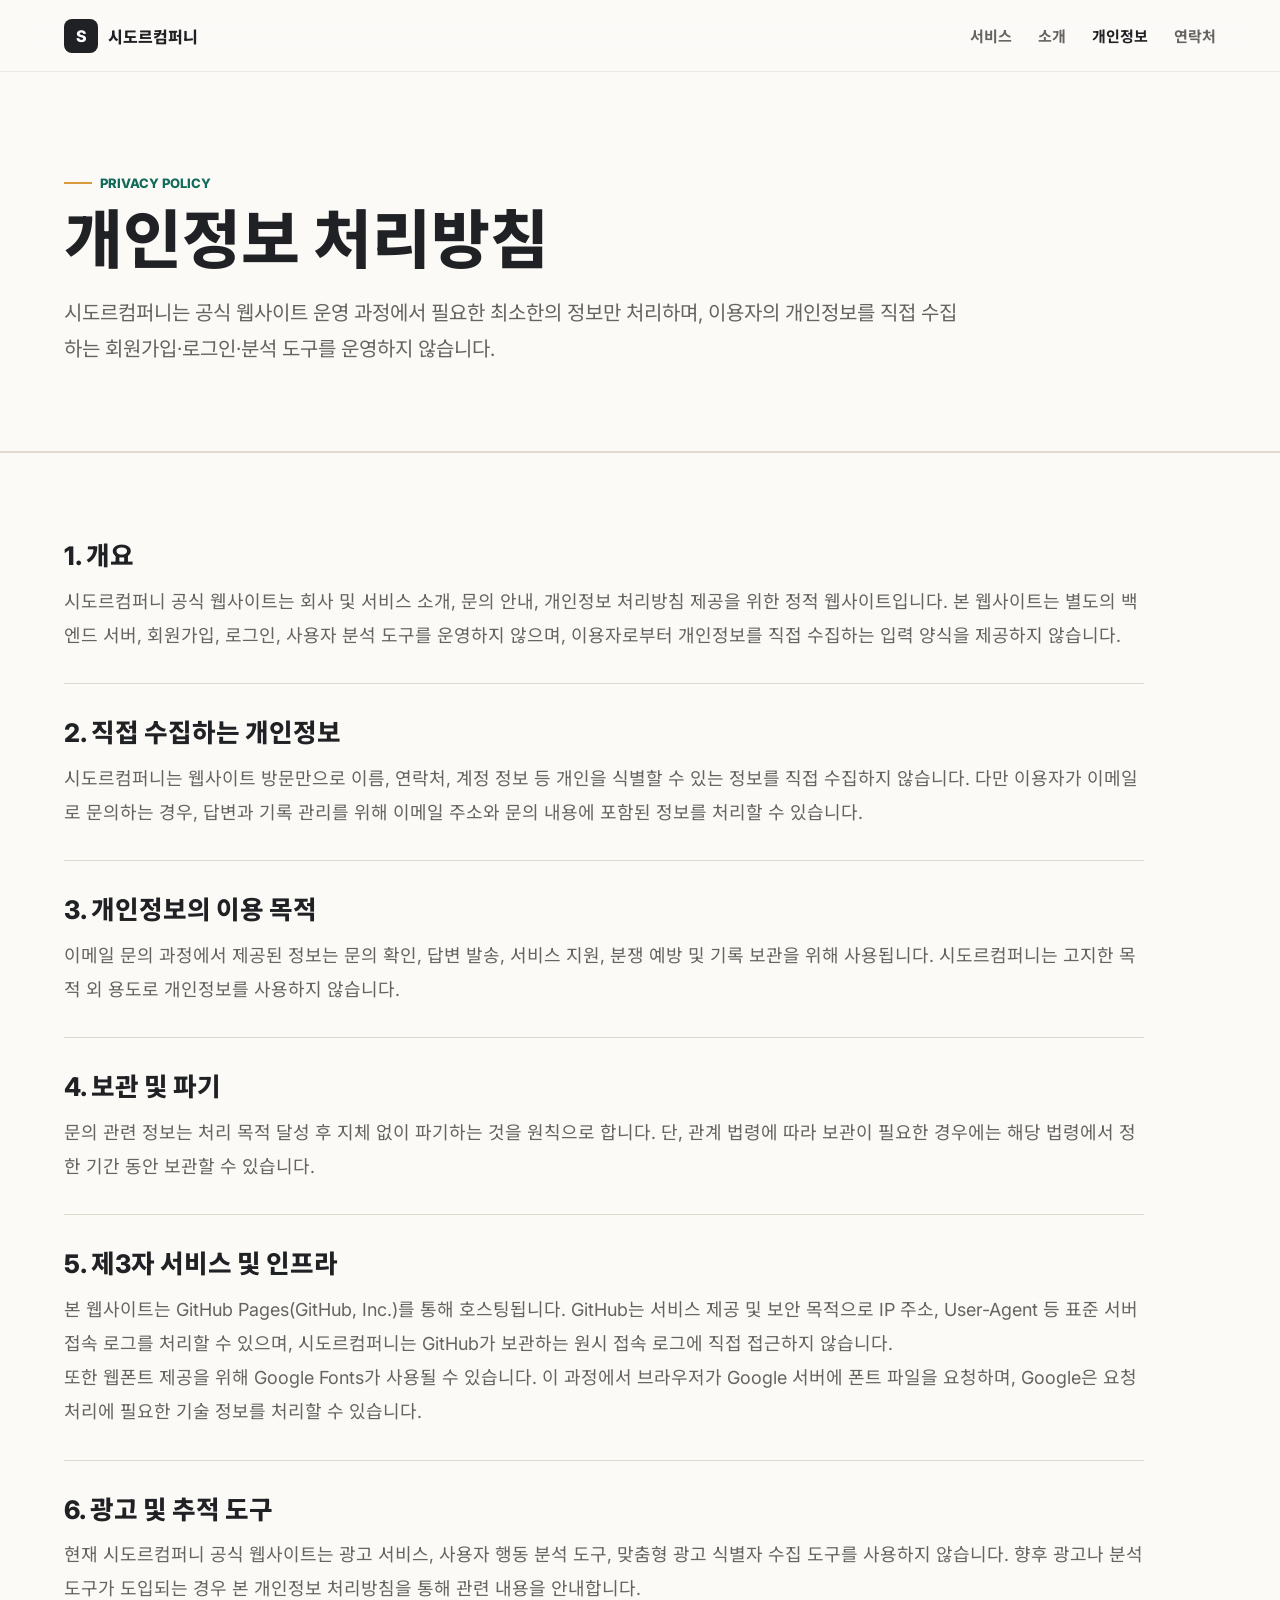
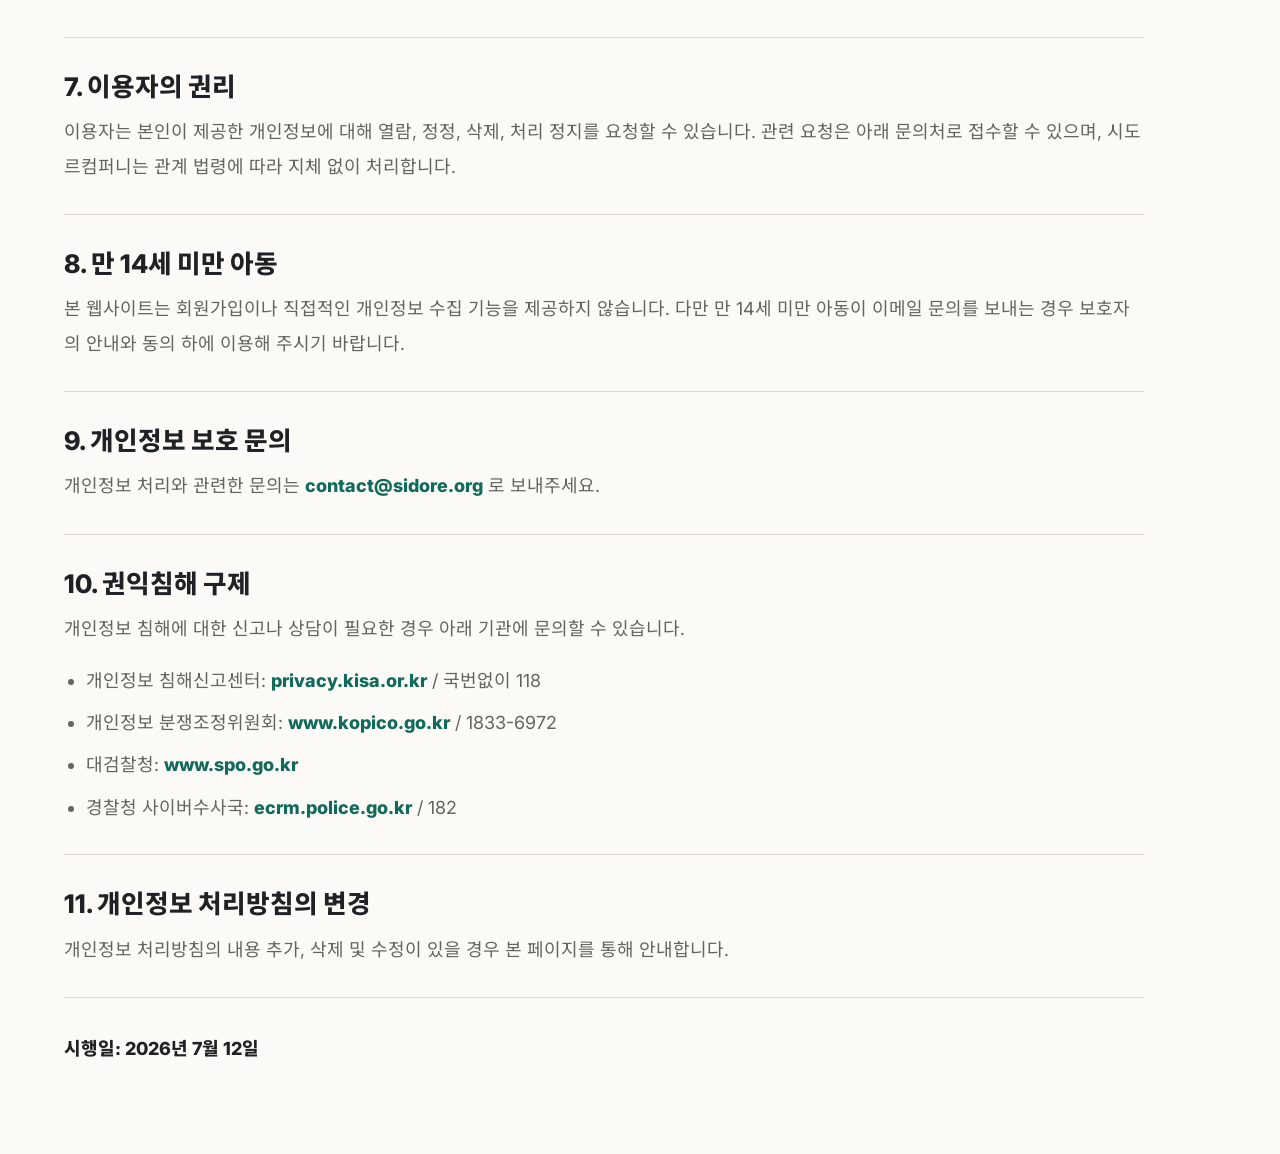
<file: privacy.html>
<!doctype html>
<html lang="ko">
  <head>
    <meta charset="utf-8">
    <meta name="viewport" content="width=device-width, initial-scale=1">
    <meta
      name="description"
      content="시도르컴퍼니 개인정보 처리방침입니다. 수집 항목, 이용 목적, 보관 기간, 문의처를 안내합니다."
    >
    <meta property="og:type" content="website">
    <meta property="og:title" content="시도르컴퍼니 개인정보 처리방침">
    <meta
      property="og:description"
      content="시도르컴퍼니의 개인정보 수집 항목, 이용 목적, 보관 기간, 문의처 안내입니다."
    >
    <meta name="theme-color" content="#f7f4ee">
    <title>개인정보 처리방침 | 시도르컴퍼니</title>
    <link rel="icon" href="favicon.svg" type="image/svg+xml">
    <link rel="preconnect" href="https://fonts.googleapis.com">
    <link rel="preconnect" href="https://fonts.gstatic.com" crossorigin>
    <link
      href="https://fonts.googleapis.com/css2?family=Inter:wght@500;600;700;800&family=Noto+Sans+KR:wght@400;500;700;800&display=swap"
      rel="stylesheet"
    >
    <link rel="stylesheet" href="styles.css">
  </head>
  <body class="privacy-page">
    <header class="site-header">
      <a class="brand" href="index.html" aria-label="시도르컴퍼니 홈">
        <span class="brand-mark">S</span>
        <span>시도르컴퍼니</span>
      </a>
      <nav class="site-nav" aria-label="주요 메뉴">
        <a href="index.html#services">서비스</a>
        <a href="index.html#about">소개</a>
        <a href="privacy.html" aria-current="page">개인정보</a>
        <a href="mailto:contact@sidore.org">연락처</a>
      </nav>
    </header>

    <main>
      <section class="page-hero" aria-labelledby="privacy-title">
        <span class="eyebrow">Privacy Policy</span>
        <h1 id="privacy-title">개인정보 처리방침</h1>
        <p>
          시도르컴퍼니는 공식 웹사이트 운영 과정에서 필요한 최소한의 정보만
          처리하며, 이용자의 개인정보를 직접 수집하는 회원가입·로그인·분석
          도구를 운영하지 않습니다.
        </p>
      </section>

      <section class="section policy-document" aria-label="개인정보 처리방침 본문">
        <article>
          <h2>1. 개요</h2>
          <p>
            시도르컴퍼니 공식 웹사이트는 회사 및 서비스 소개, 문의 안내,
            개인정보 처리방침 제공을 위한 정적 웹사이트입니다. 본 웹사이트는
            별도의 백엔드 서버, 회원가입, 로그인, 사용자 분석 도구를 운영하지
            않으며, 이용자로부터 개인정보를 직접 수집하는 입력 양식을 제공하지
            않습니다.
          </p>
        </article>

        <article>
          <h2>2. 직접 수집하는 개인정보</h2>
          <p>
            시도르컴퍼니는 웹사이트 방문만으로 이름, 연락처, 계정 정보 등
            개인을 식별할 수 있는 정보를 직접 수집하지 않습니다. 다만 이용자가
            이메일로 문의하는 경우, 답변과 기록 관리를 위해 이메일 주소와 문의
            내용에 포함된 정보를 처리할 수 있습니다.
          </p>
        </article>

        <article>
          <h2>3. 개인정보의 이용 목적</h2>
          <p>
            이메일 문의 과정에서 제공된 정보는 문의 확인, 답변 발송, 서비스 지원,
            분쟁 예방 및 기록 보관을 위해 사용됩니다. 시도르컴퍼니는 고지한 목적
            외 용도로 개인정보를 사용하지 않습니다.
          </p>
        </article>

        <article>
          <h2>4. 보관 및 파기</h2>
          <p>
            문의 관련 정보는 처리 목적 달성 후 지체 없이 파기하는 것을 원칙으로
            합니다. 단, 관계 법령에 따라 보관이 필요한 경우에는 해당 법령에서
            정한 기간 동안 보관할 수 있습니다.
          </p>
        </article>

        <article>
          <h2>5. 제3자 서비스 및 인프라</h2>
          <p>
            본 웹사이트는 GitHub Pages(GitHub, Inc.)를 통해 호스팅됩니다. GitHub는
            서비스 제공 및 보안 목적으로 IP 주소, User-Agent 등 표준 서버 접속
            로그를 처리할 수 있으며, 시도르컴퍼니는 GitHub가 보관하는 원시 접속
            로그에 직접 접근하지 않습니다.
          </p>
          <p>
            또한 웹폰트 제공을 위해 Google Fonts가 사용될 수 있습니다. 이 과정에서
            브라우저가 Google 서버에 폰트 파일을 요청하며, Google은 요청 처리에
            필요한 기술 정보를 처리할 수 있습니다.
          </p>
        </article>

        <article>
          <h2>6. 광고 및 추적 도구</h2>
          <p>
            현재 시도르컴퍼니 공식 웹사이트는 광고 서비스, 사용자 행동 분석 도구,
            맞춤형 광고 식별자 수집 도구를 사용하지 않습니다. 향후 광고나 분석 도구가 도입되는 경우 본 개인정보 처리방침을
            통해 관련 내용을 안내합니다.
          </p>
        </article>

        <article>
          <h2>7. 이용자의 권리</h2>
          <p>
            이용자는 본인이 제공한 개인정보에 대해 열람, 정정, 삭제, 처리 정지를
            요청할 수 있습니다. 관련 요청은 아래 문의처로 접수할 수 있으며,
            시도르컴퍼니는 관계 법령에 따라 지체 없이 처리합니다.
          </p>
        </article>

        <article>
          <h2>8. 만 14세 미만 아동</h2>
          <p>
            본 웹사이트는 회원가입이나 직접적인 개인정보 수집 기능을 제공하지
            않습니다. 다만 만 14세 미만 아동이 이메일 문의를 보내는 경우 보호자의
            안내와 동의 하에 이용해 주시기 바랍니다.
          </p>
        </article>

        <article>
          <h2>9. 개인정보 보호 문의</h2>
          <p>
            개인정보 처리와 관련한 문의는
            <a href="mailto:contact@sidore.org">contact@sidore.org</a> 로
            보내주세요.
          </p>
        </article>

        <article>
          <h2>10. 권익침해 구제</h2>
          <p>
            개인정보 침해에 대한 신고나 상담이 필요한 경우 아래 기관에 문의할 수
            있습니다.
          </p>
          <ul>
            <li>개인정보 침해신고센터: <a href="https://privacy.kisa.or.kr">privacy.kisa.or.kr</a> / 국번없이 118</li>
            <li>개인정보 분쟁조정위원회: <a href="https://www.kopico.go.kr">www.kopico.go.kr</a> / 1833-6972</li>
            <li>대검찰청: <a href="https://www.spo.go.kr">www.spo.go.kr</a></li>
            <li>경찰청 사이버수사국: <a href="https://ecrm.police.go.kr">ecrm.police.go.kr</a> / 182</li>
          </ul>
        </article>

        <article>
          <h2>11. 개인정보 처리방침의 변경</h2>
          <p>
            개인정보 처리방침의 내용 추가, 삭제 및 수정이 있을 경우 본 페이지를
            통해 안내합니다.
          </p>
        </article>

        <p class="effective-date">시행일: 2026년 7월 12일</p>
      </section>
    </main>

  </body>
</html>
</file>
<file: styles.css>
:root {
  --ink: #202124;
  --subtle: #66645f;
  --paper: #fbfaf7;
  --warm: #f2ede4;
  --line: #ded8ce;
  --accent: #126b5a;
  --accent-strong: #0d4c40;
  --sun: #d99a3d;
  --white: #ffffff;
  --shadow: 0 24px 60px rgba(31, 29, 25, 0.12);
  --page-max: 1040px;
  --page-gutter: clamp(22px, 5vw, 64px);
}

* {
  box-sizing: border-box;
}

html {
  scroll-behavior: smooth;
}

body {
  margin: 0;
  background: var(--paper);
  color: var(--ink);
  font-family: "Inter", "Noto Sans KR", system-ui, -apple-system, BlinkMacSystemFont, sans-serif;
  letter-spacing: 0;
}

a {
  color: inherit;
  text-decoration: none;
}

img {
  display: block;
  max-width: 100%;
}

.site-header {
  position: sticky;
  top: 0;
  z-index: 10;
  display: flex;
  align-items: center;
  justify-content: space-between;
  min-height: 72px;
  padding-right: max(var(--page-gutter), calc((100vw - var(--page-max)) / 2));
  padding-left: max(var(--page-gutter), calc((100vw - var(--page-max)) / 2));
  border-bottom: 1px solid rgba(32, 33, 36, 0.08);
  background: rgba(251, 250, 247, 0.88);
  backdrop-filter: blur(18px);
}

.brand {
  display: inline-flex;
  align-items: center;
  gap: 10px;
  font-weight: 800;
}

.brand-mark {
  display: grid;
  width: 34px;
  height: 34px;
  place-items: center;
  border-radius: 8px;
  background: var(--ink);
  color: var(--white);
  font-weight: 800;
}

.site-nav {
  display: flex;
  align-items: center;
  gap: 26px;
  color: var(--subtle);
  font-size: 15px;
  font-weight: 700;
}

.site-nav a:hover {
  color: var(--accent);
}

.site-nav a[aria-current="page"] {
  color: var(--ink);
}

.hero {
  display: grid;
  grid-template-columns: minmax(0, 0.95fr) minmax(320px, 1.05fr);
  gap: 42px;
  align-items: center;
  min-height: calc(100svh - 72px);
  padding: 72px max(var(--page-gutter), calc((100vw - var(--page-max)) / 2)) 58px;
}

.hero-copy {
  max-width: 720px;
}

.eyebrow,
.section-kicker {
  display: inline-flex;
  align-items: center;
  gap: 8px;
  margin: 0 0 16px;
  color: var(--accent);
  font-size: 13px;
  font-weight: 800;
  text-transform: uppercase;
}

.eyebrow::before,
.section-kicker::before {
  content: "";
  width: 28px;
  height: 2px;
  background: var(--sun);
}

h1,
h2,
h3,
p {
  margin-top: 0;
}

h1 {
  max-width: 720px;
  margin-bottom: 24px;
  font-size: clamp(40px, 5vw, 72px);
  line-height: 1.03;
  font-weight: 800;
}

h2 {
  margin-bottom: 0;
  font-size: clamp(28px, 3vw, 46px);
  line-height: 1.16;
  font-weight: 800;
}

h3 {
  margin-bottom: 18px;
  font-size: 24px;
}

.hero-text {
  max-width: 620px;
  margin-bottom: 34px;
  color: var(--subtle);
  font-size: 20px;
  line-height: 1.75;
}

.hero-actions {
  display: flex;
  flex-wrap: wrap;
  gap: 12px;
}

.primary-action,
.secondary-action {
  display: inline-flex;
  align-items: center;
  justify-content: center;
  min-height: 50px;
  padding: 0 22px;
  border-radius: 8px;
  font-weight: 800;
}

.primary-action {
  background: var(--accent);
  color: var(--white);
}

.primary-action:hover {
  background: var(--accent-strong);
}

.secondary-action {
  border: 1px solid var(--line);
  background: rgba(255, 255, 255, 0.52);
}

.hero-visual {
  margin: 0;
}

.hero-visual img {
  width: 100%;
  aspect-ratio: 1.25;
  object-fit: cover;
  border-radius: 8px;
  box-shadow: var(--shadow);
}

.section {
  padding: 88px max(var(--page-gutter), calc((100vw - var(--page-max)) / 2));
  border-top: 1px solid var(--line);
}

.intro,
.split {
  display: grid;
  grid-template-columns: minmax(240px, 0.88fr) minmax(0, 1.12fr);
  gap: 54px;
  align-items: start;
}

.intro p,
.body-copy p {
  color: var(--subtle);
  font-size: 18px;
  line-height: 1.9;
}

.service-grid {
  display: grid;
  grid-template-columns: repeat(3, minmax(0, 1fr));
  gap: 18px;
}

.section-heading {
  grid-column: 1 / -1;
  margin-bottom: 18px;
}

.service-narrative {
  grid-column: 1 / -1;
  display: grid;
  grid-template-columns: repeat(2, minmax(0, 1fr));
  gap: 28px;
  margin-bottom: 24px;
  padding: 30px 0 34px;
  border-top: 1px solid var(--line);
  border-bottom: 1px solid var(--line);
}

.service-narrative p {
  margin: 0;
  color: var(--subtle);
  font-size: 18px;
  line-height: 1.9;
}

.service-narrative strong {
  color: var(--ink);
  font-weight: 800;
}

.service-card {
  min-height: 310px;
  padding: 30px;
  border: 1px solid var(--line);
  border-radius: 8px;
  background: var(--white);
}

.featured-service {
  grid-column: 1 / -1;
  min-height: 0;
  background: linear-gradient(135deg, #ffffff 0%, #eef6f2 100%);
}

.service-card p {
  color: var(--subtle);
  font-size: 16px;
  line-height: 1.8;
}

.card-index {
  display: block;
  margin-bottom: 46px;
  color: var(--accent);
  font-weight: 800;
}

.muted-band {
  background: var(--warm);
}

.policy-list {
  display: grid;
  gap: 16px;
  margin: 8px 0 0;
}

.policy-list div {
  display: grid;
  grid-template-columns: 128px 1fr;
  gap: 20px;
  padding-top: 16px;
  border-top: 1px solid rgba(32, 33, 36, 0.14);
}

.policy-list dt {
  font-weight: 800;
}

.policy-list dd {
  margin: 0;
  color: var(--subtle);
  line-height: 1.8;
}

.policy-list a {
  color: var(--accent);
  font-weight: 800;
}

.text-link {
  display: inline-flex;
  margin-top: 28px;
  color: var(--accent);
  font-weight: 800;
}

.text-link:hover {
  color: var(--accent-strong);
}


.privacy-page {
  --page-max: 1180px;
}

.privacy-page .page-hero p {
  max-width: 900px;
}

.privacy-page .policy-document {
  max-width: none;
}

.privacy-page .policy-document article,
.privacy-page .policy-document .effective-date {
  width: min(100%, 1080px);
}

.page-hero {
  padding: 96px max(var(--page-gutter), calc((100vw - var(--page-max)) / 2)) 64px;
  border-bottom: 1px solid var(--line);
}

.page-hero h1 {
  max-width: 920px;
  margin-bottom: 22px;
}

.page-hero p {
  max-width: 760px;
  color: var(--subtle);
  font-size: 20px;
  line-height: 1.8;
}

.policy-document {
  display: grid;
  gap: 34px;
  max-width: 980px;
}

.policy-document article {
  padding-bottom: 30px;
  border-bottom: 1px solid var(--line);
}

.policy-document h2 {
  margin-bottom: 14px;
  font-size: clamp(22px, 2vw, 30px);
}

.policy-document p {
  margin-bottom: 0;
  color: var(--subtle);
  font-size: 18px;
  line-height: 1.9;
}


.policy-document ul {
  display: grid;
  gap: 10px;
  margin: 18px 0 0;
  padding-left: 22px;
  color: var(--subtle);
  font-size: 18px;
  line-height: 1.8;
}

.policy-document a {
  color: var(--accent);
  font-weight: 800;
}

.effective-date {
  color: var(--ink) !important;
  font-weight: 800;
}

.not-found {
  display: grid;
  min-height: 100svh;
  align-content: center;
  justify-items: start;
  padding: max(var(--page-gutter), calc((100vw - var(--page-max)) / 2));
}

.not-found h1 {
  margin-bottom: 18px;
}

.not-found p {
  margin-bottom: 28px;
  color: var(--subtle);
  font-size: 20px;
  line-height: 1.7;
}

.catholic-calendar-page {
  --accent: #2f7d5b;
  --accent-strong: #225a42;
  --sun: #c89b4f;
}

.app-hero {
  display: grid;
  grid-template-columns: minmax(0, 0.95fr) minmax(320px, 0.82fr);
  gap: 58px;
  align-items: center;
  min-height: calc(100svh - 72px);
  padding: 72px max(var(--page-gutter), calc((100vw - var(--page-max)) / 2)) 58px;
}

.app-hero-copy h1 {
  margin-bottom: 24px;
}

.phone-preview {
  display: grid;
  justify-items: center;
}

.phone-shell {
  width: min(100%, 360px);
  padding: 18px;
  border: 1px solid rgba(32, 33, 36, 0.12);
  border-radius: 34px;
  background: #f8f5ee;
  box-shadow: var(--shadow);
}

.phone-top {
  display: flex;
  align-items: center;
  justify-content: space-between;
  gap: 14px;
  padding: 16px 14px 18px;
}

.phone-top span {
  color: var(--ink);
  font-size: 20px;
  font-weight: 800;
}

.phone-top strong {
  color: var(--accent);
  font-size: 13px;
}

.calendar-preview-grid {
  display: grid;
  grid-template-columns: repeat(7, 1fr);
  gap: 6px;
  padding: 12px;
  border-radius: 18px;
  background: var(--white);
}

.calendar-preview-grid span,
.calendar-preview-grid b {
  display: grid;
  aspect-ratio: 1;
  place-items: center;
  border-radius: 50%;
  font-size: 13px;
}

.calendar-preview-grid span {
  color: var(--subtle);
  font-weight: 800;
}

.calendar-preview-grid b {
  color: var(--ink);
  font-weight: 700;
}

.calendar-preview-grid .muted {
  color: #b0aaa0;
}

.calendar-preview-grid .active {
  background: var(--accent);
  color: var(--white);
}

.day-card {
  margin-top: 12px;
  padding: 18px;
  border-radius: 18px;
  background: var(--ink);
  color: var(--white);
}

.day-card span {
  display: block;
  margin-bottom: 8px;
  color: rgba(255, 255, 255, 0.7);
  font-size: 13px;
  font-weight: 700;
}

.day-card strong {
  display: block;
  margin-bottom: 8px;
  font-size: 18px;
}

.day-card p {
  margin: 0;
  color: rgba(255, 255, 255, 0.72);
  font-size: 14px;
  line-height: 1.6;
}

@media (max-width: 920px) {
  .site-header {
    align-items: flex-start;
    flex-direction: column;
    gap: 16px;
    padding-top: 18px;
    padding-bottom: 18px;
  }

  .site-nav {
    width: 100%;
    gap: 0;
    justify-content: space-between;
    font-size: 14px;
  }

  .hero,
  .app-hero,
  .intro,
  .split {
    grid-template-columns: 1fr;
  }

  .hero {
    min-height: auto;
    padding-top: 54px;
  }

  .service-grid,
  .service-narrative {
    grid-template-columns: 1fr;
  }

  .service-card {
    min-height: 0;
  }
}

@media (max-width: 560px) {
  .site-header {
    position: static;
  }

  .site-nav {
    display: grid;
    grid-template-columns: repeat(2, 1fr);
    row-gap: 10px;
  }

  .hero,
  .app-hero,
  .section {
    padding-right: 22px;
    padding-left: 22px;
  }

  h1 {
    font-size: 40px;
  }

  .hero-text,
  .intro p,
  .body-copy p {
    font-size: 17px;
  }

  .hero-actions a {
    width: 100%;
  }

  .policy-list div {
    grid-template-columns: 1fr;
    gap: 6px;
  }
}
</file>
